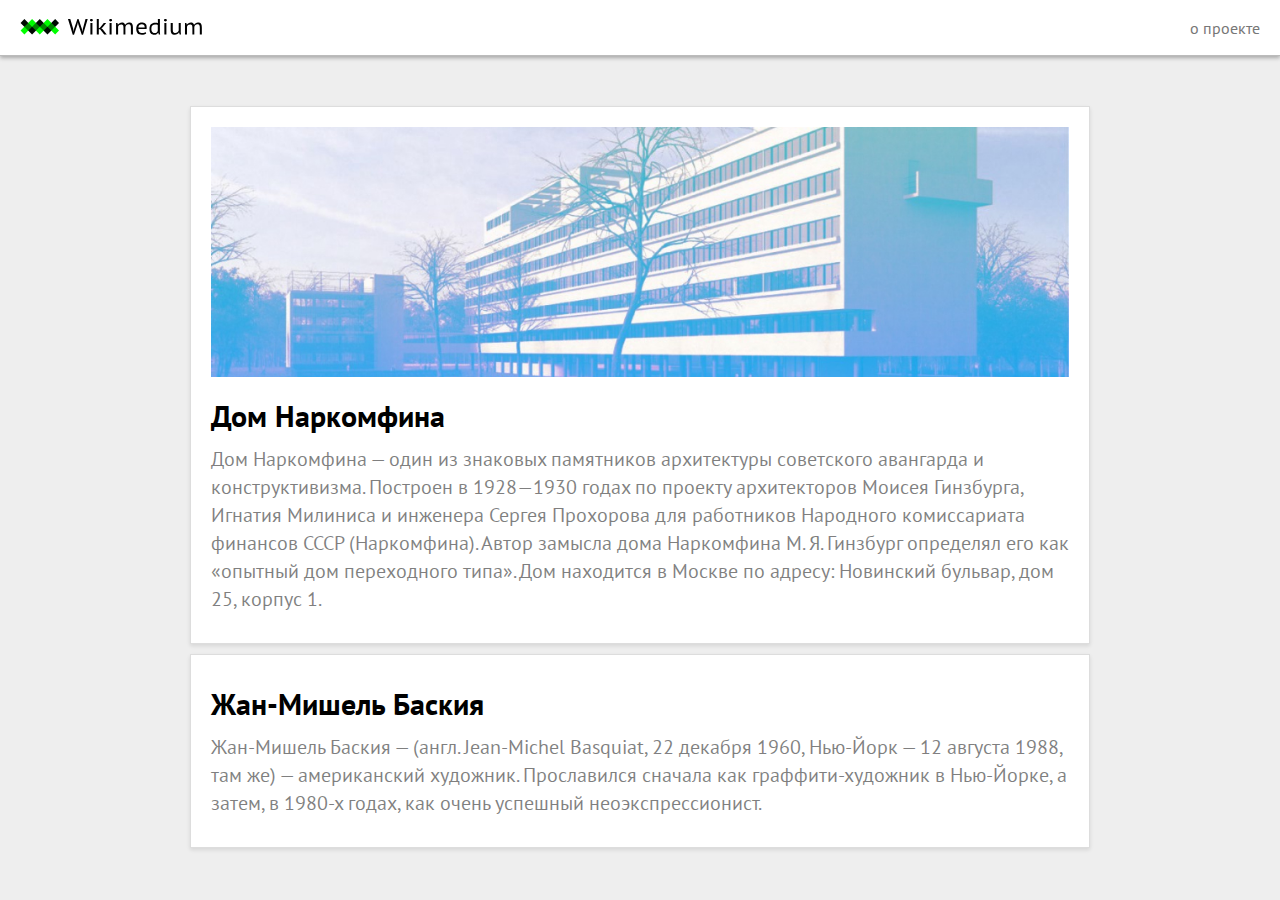
<file: index.html>
<!DOCTYPE html>
<html lang="en" dir="ltr">
  <head>
    <meta charset="utf-8">
    <meta name="viewport" content="width=device-width">
    <title>Главная</title>
    <link rel="stylesheet" href="css/style.css">
    <link rel="icon" type="image/x-icon" href="images/favicon.ico" />
    <link rel="icon" type="image/png" href="images/favicon.png" />
    <meta property="og:type" content="article">
    <meta property="og:url" content="{valentinabadalyants.github.io}">
    <meta property="og:title" content="Wikimedium">
    <meta property="og:description" content="Проект про дом наркомфина">
    <meta property="og:image" content="https://valentinabadalyants.github.io/narkomfin/images/narkomfin.jpg">
    <style media="screen">
      body {
        background: #eee;
      }
    </style>
  </head>
  <body>
    <!-- шапка -->
    <div class="menubar">
      <a href="indexmain.html"><img src="images/logo.svg" alt=""></a>
      <a href="about.html">о проекте</a>
    </div>
    <!-- карточки -->
    <div class="index_item">
      <img src="images/narkomfin.jpg" alt="">
      <h1 id="s1">Дом Наркомфина</h1>
        <p>
          Дом Наркомфина — один из знаковых памятников архитектуры советского авангарда и конструктивизма. Построен в 1928—1930 годах по проекту архитекторов Моисея Гинзбурга, Игнатия Милиниса и инженера Сергея Прохорова для работников Народного комиссариата финансов СССР (Наркомфина). Автор замысла дома Наркомфина М. Я. Гинзбург определял его как «опытный дом переходного типа». Дом находится в Москве по адресу: Новинский бульвар, дом 25, корпус 1.
        </p>
        <a href="narkomfin.html"></a>
    </div>
    <div class="index_item">
      <h1 id="s1">Жан-Мишель Баския</h1>
        <p>
          Жан-Мишель Баския — (англ. Jean-Michel Basquiat, 22 декабря 1960, Нью-Йорк — 12 августа 1988, там же) — американский художник.
          Прославился сначала как граффити-художник в Нью-Йорке, а затем, в 1980-х годах, как очень успешный неоэкспрессионист.
        </p>
        <a href="page.html"></a>
    </div>
  </body>
</html>
</file>
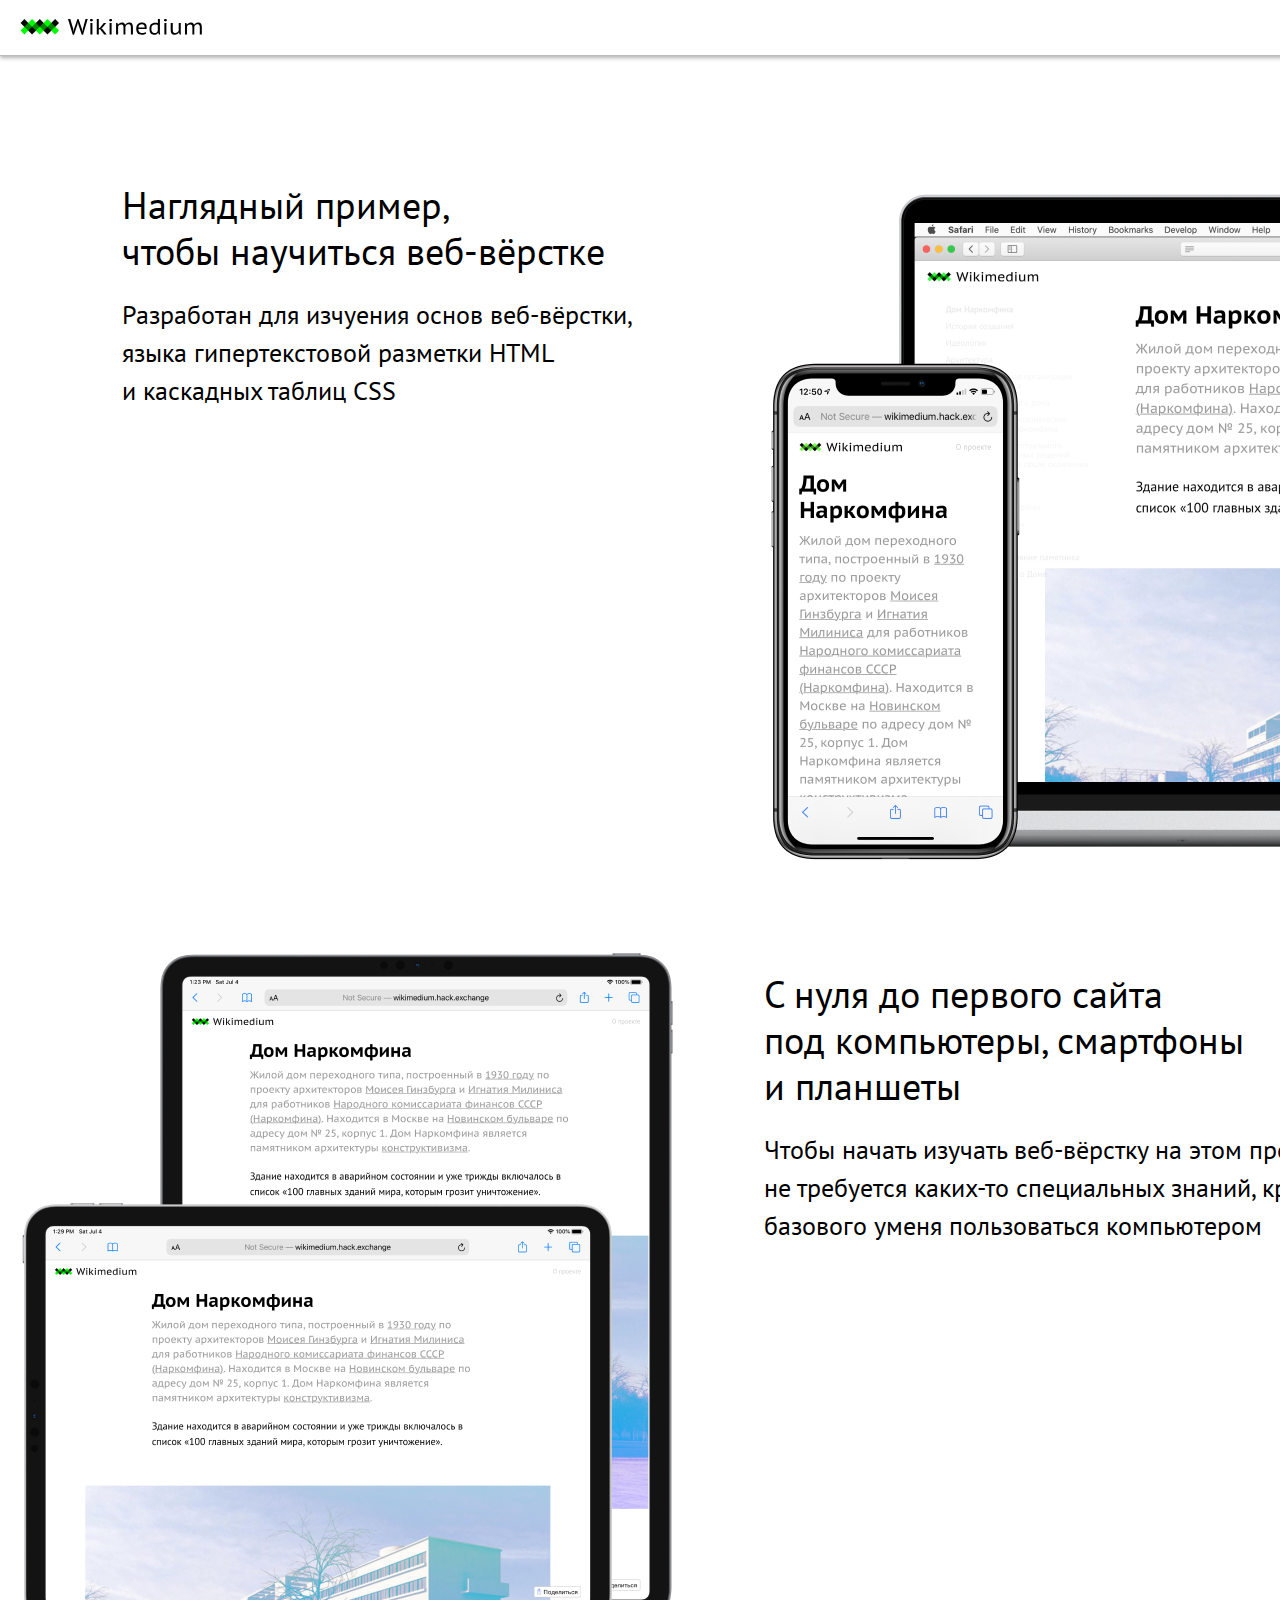
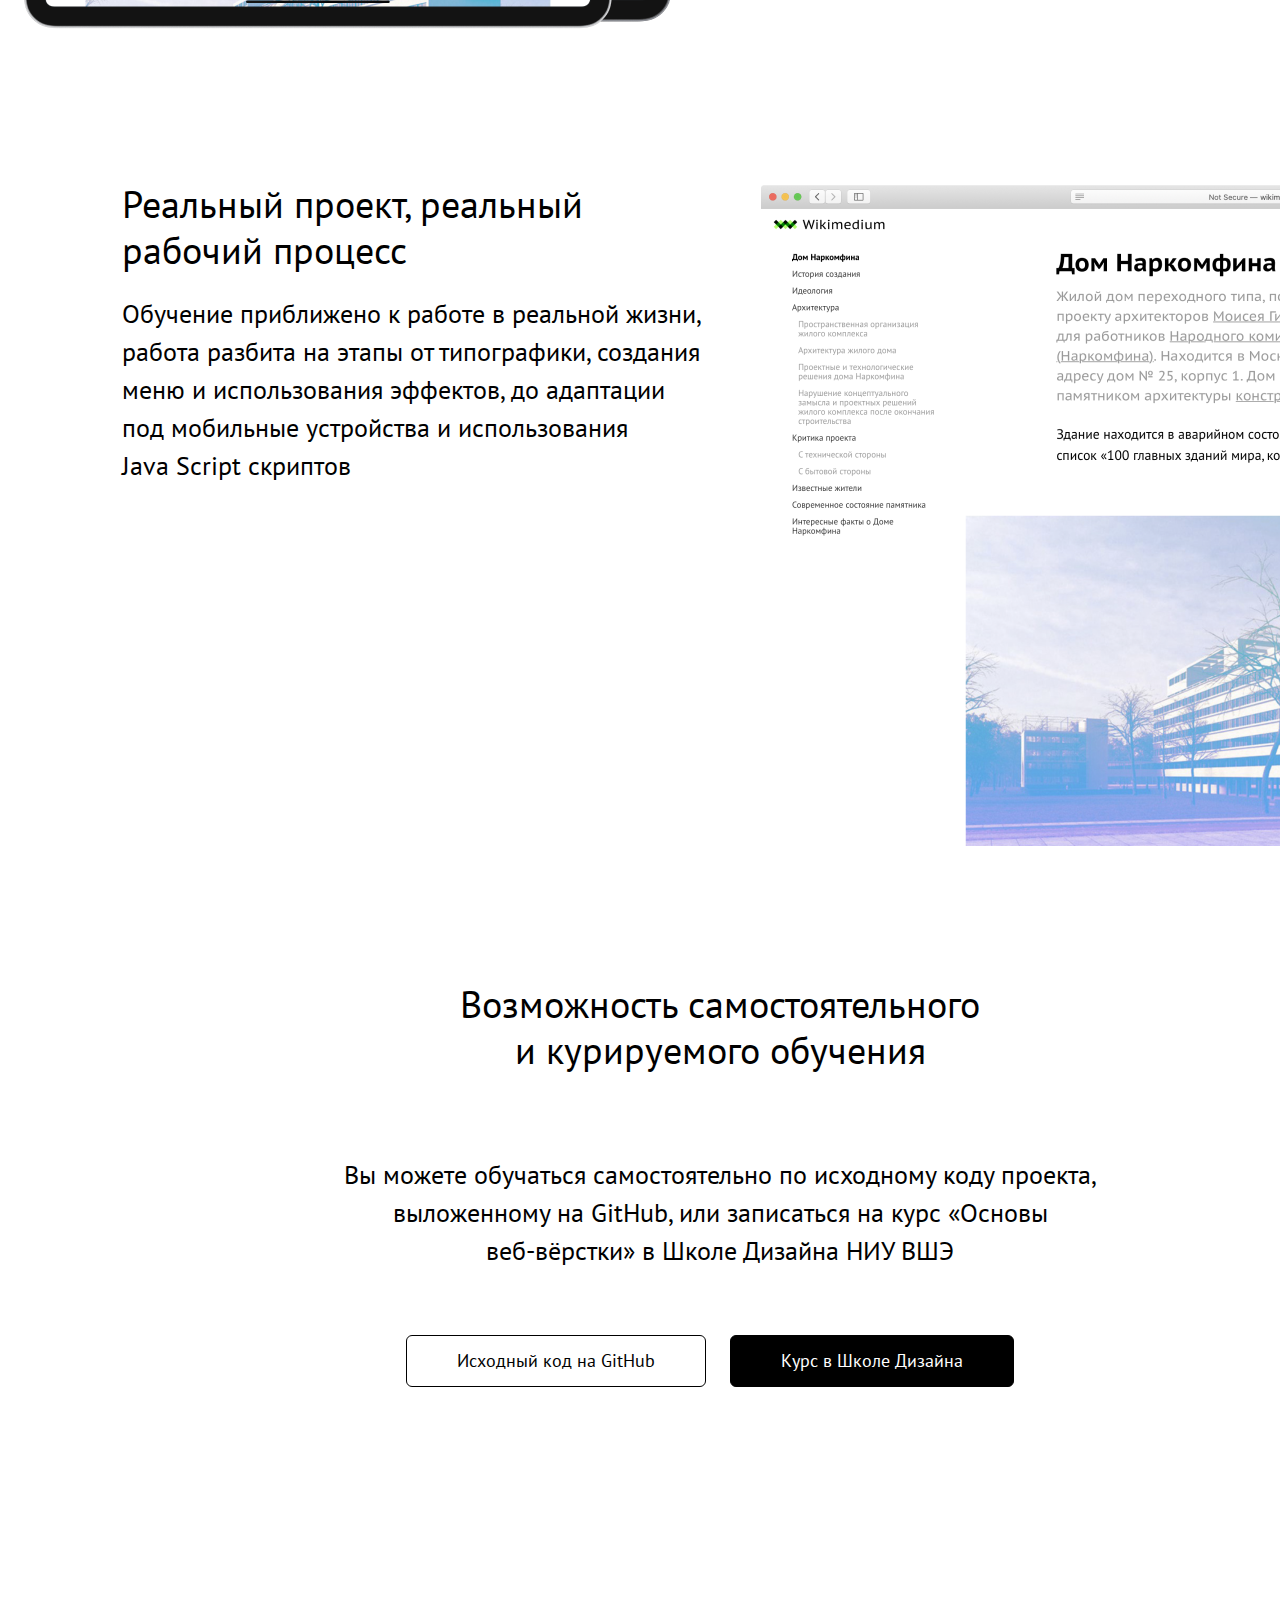
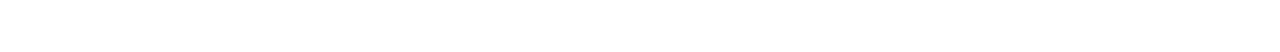
<file: about.html>
<!DOCTYPE html>
<html lang="en" dir="ltr">
  <head>
    <meta charset="utf-8">
    <meta name="viewport" content="width=device-width">
    <title>о проекте</title>
    <link rel="stylesheet" href="css/style.css">
    <link rel="icon" type="image/x-icon" href="images/favicon.ico" />
    <link rel="icon" type="image/png" href="images/favicon.png" />
  </head>
  <body>
    <div class="all_about">
      <!-- шапка -->
      <div class="menubar">
        <a href="indexmain.html"><img src="images/logo.svg" alt=""></a>
        <a href="about.html">о проекте</a>
      </div>
      <!-- блок 1 -->
      <section>
        <div>
          <h2>Наглядный пример, <br> чтобы научиться веб-вёрстке</h2>
          <p>Разработан для изчуения основ веб-вёрстки,<br> языка гипертекстовой разметки HTML <br> и каскадных таблиц CSS </p>
        </div>
        <div>
          <img src="images/about1.png" alt="">
        </div>
      </section>
      <!-- блок 2 -->
      <section>
          <div>
            <img src="images/about2.png" alt="">
          </div>
          <div>
          <h2>С нуля до первого сайта <br> под компьютеры, смартфоны <br>и планшеты</h2>
          <p>Чтобы начать изучать веб-вёрстку на этом проекте,<br> не требуется каких-то специальных знаний, кроме <br> базового уменя пользоваться компьютером  </p>
        </div>
      </section>
      <!-- блок 3 -->
      <section>
        <div>
          <h2>Реальный проект, реальный <br> рабочий процесс</h2>
          <p>Обучение приближено к работе в реальной жизни,<br> работа разбита на этапы от типографики, создания <br> меню и использования эффектов, до адаптации <br>под мобильные устройства и использования <br> Java Script скриптов </p>
        </div>
        <div>
          <img src="images/about3.png" alt="">
        </div>
      </section>
      <section class="bottom_block">
        <h2>Возможность самостоятельного <br> и курируемого обучения</h2>
        <p>Вы можете обучаться самостоятельно по исходному коду проекта, <br>выложенному на GitHub, или записаться на курс «Основы <br>веб-вёрстки» в Школе Дизайна НИУ ВШЭ</p>
        <a href="https://github.com/valentinabadalyants/narkomfin" target="_blank">Исходный код на GitHub</a>
        <a class="btn" href="https://design.hse.ru/dir/programming" target="_blank">Курс в Школе Дизайна</a>
      </section>
    </div>
  </body>
</html>
</file>
<file: css/style.css>
@import 'reset.css';
@import url('https://fonts.googleapis.com/css?family=PT+Sans+Caption:400,700|PT+Sans:400,400i,700,700i&amp;subset=cyrillic');
@import 'layout.css';
@import 'sidebar.css';
@import 'content.css';
@import 'menubar.css';
@import 'about.css';
@import 'page.css';
@import 'index.css';
@import 'responsive.css';
</file>
